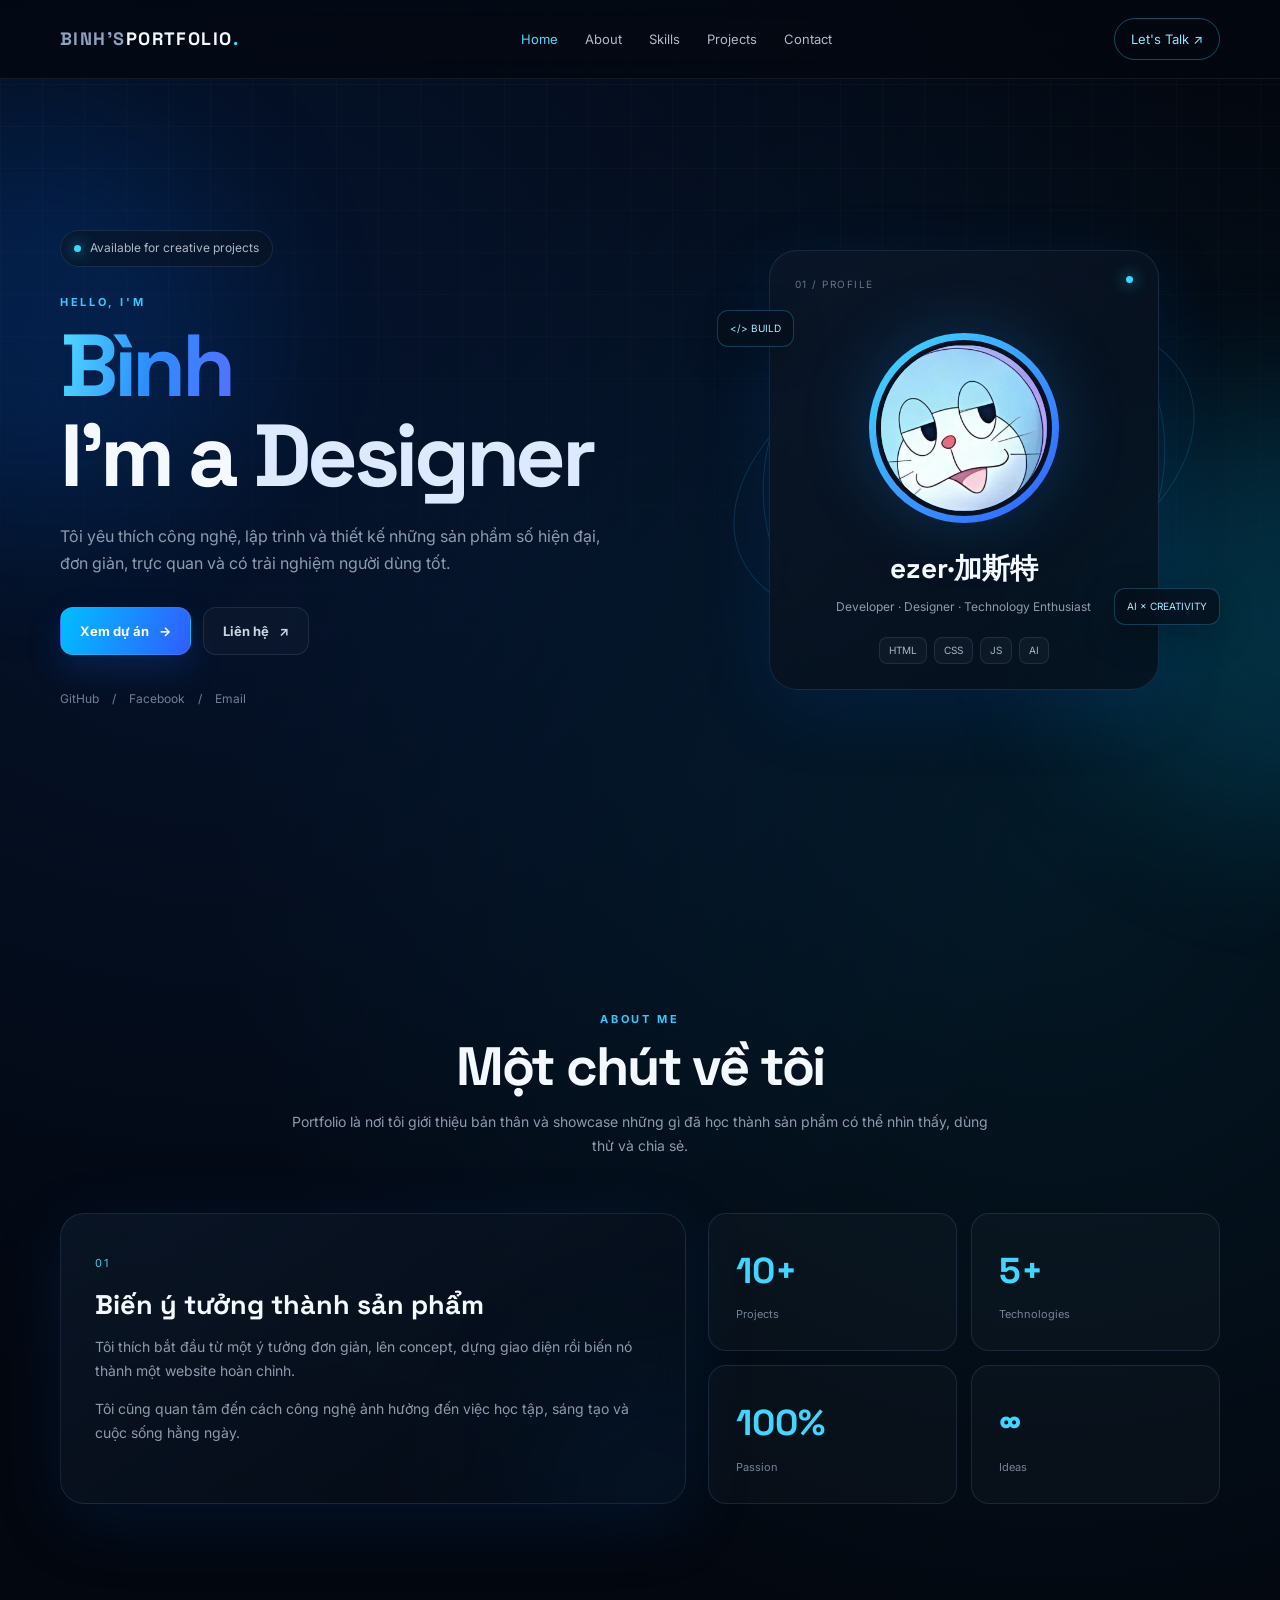
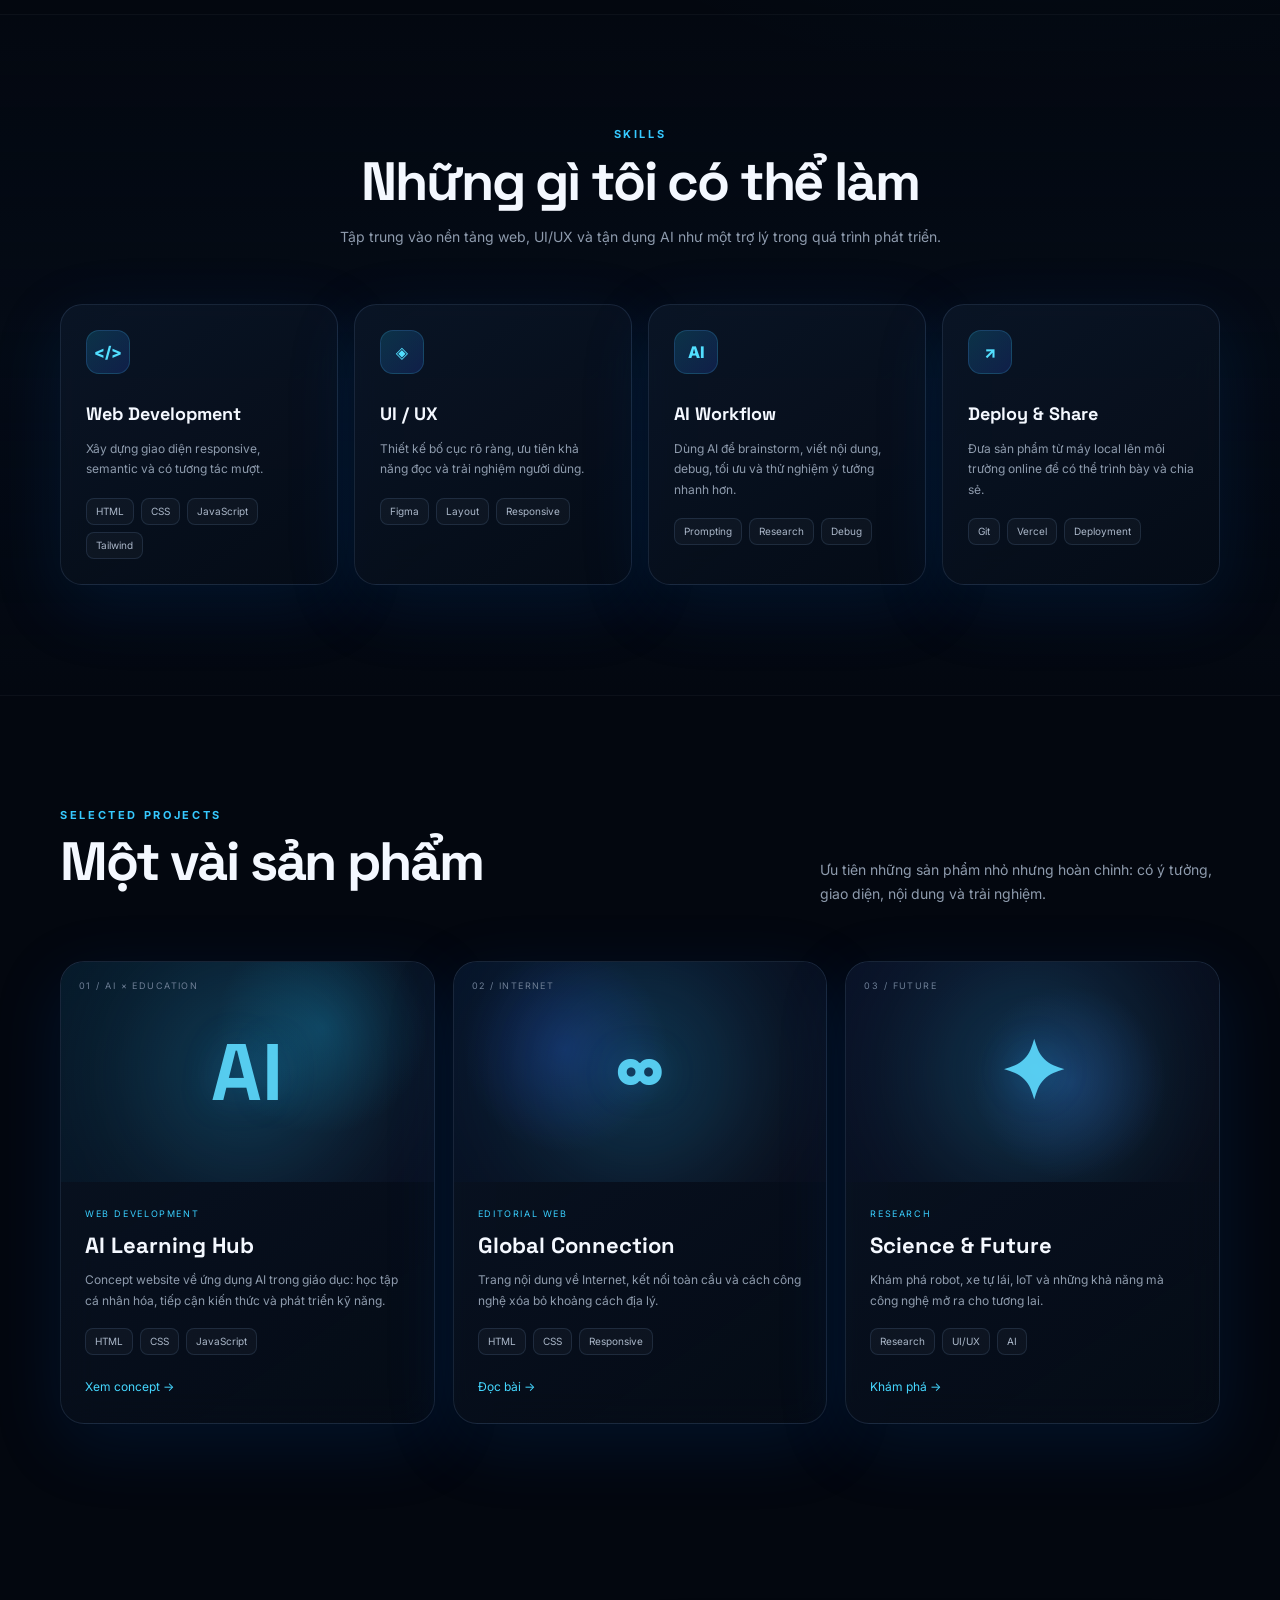
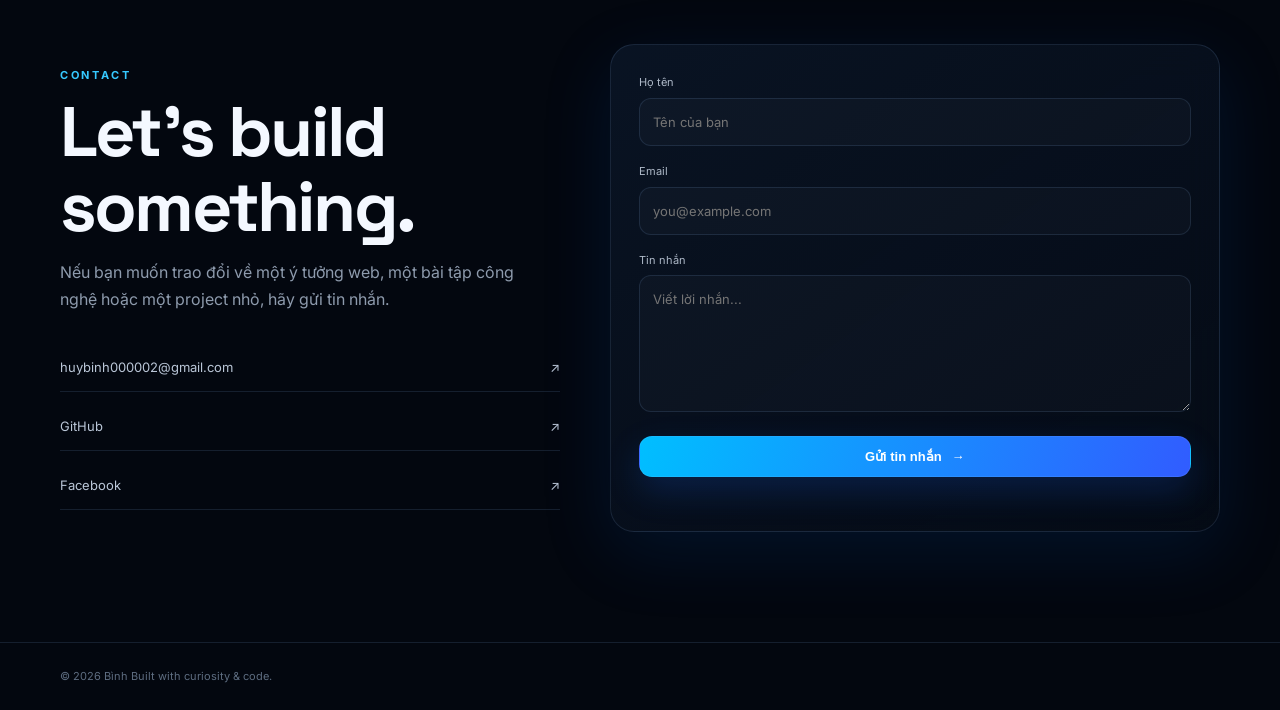
<file: index.html>
<!DOCTYPE html>
<html lang="vi">
<head>
  <meta charset="UTF-8">
  <meta name="viewport" content="width=device-width, initial-scale=1.0">
  <meta name="description" content="Portfolio cá nhân - công nghệ, lập trình và các dự án web.">
  <title>Portfolio | Công nghệ & Sáng tạo</title>
  <link rel="preconnect" href="https://fonts.googleapis.com">
  <link rel="preconnect" href="https://fonts.gstatic.com" crossorigin>
  <link href="https://fonts.googleapis.com/css2?family=Inter:wght@400;500;600;700;800&family=Space+Grotesk:wght@500;600;700&display=swap" rel="stylesheet">
  <link rel="stylesheet" href="style.css">
</head>
<body>
  <div class="bg-grid" aria-hidden="true"></div>
  <div class="glow glow-1" aria-hidden="true"></div>
  <div class="glow glow-2" aria-hidden="true"></div>

  <!-- NAVBAR: lấy cấu trúc chính từ khung Portfolio -->
  <header class="navbar" id="top">
    <div class="container nav-inner">
      <a class="brand" href="#home"><span>BINH'S</span>PORTFOLIO<span class="dot">.</span></a>

      <nav class="desktop-nav" aria-label="Điều hướng chính">
        <a href="#home">Home</a>
        <a href="#about">About</a>
        <a href="#skills">Skills</a>
        <a href="#projects">Projects</a>
        <a href="#contact">Contact</a>
      </nav>

      <a class="nav-cta" href="#contact">Let's Talk <span>↗</span></a>
      <button class="menu-btn" id="menuBtn" aria-label="Mở menu" aria-expanded="false">☰</button>
    </div>
    <nav class="mobile-nav" id="mobileMenu" aria-label="Menu điện thoại">
      <a href="#home">Home</a><a href="#about">About</a><a href="#skills">Skills</a>
      <a href="#projects">Projects</a><a href="#contact">Contact</a>
    </nav>
  </header>

  <main>
    <!-- HERO -->
    <section class="hero section" id="home">
      <div class="container hero-grid">
        <div class="hero-copy reveal">
          <div class="status"><span class="status-dot"></span> Available for creative projects</div>
          <p class="eyebrow">HELLO, I'M</p>
          <h1><span class="gradient-text">Bình</span><br><span class="role">I'm a <span class="typing" id="typing">Developer</span></span></h1>          <p class="hero-text">
          <p class="hero-text">
            Tôi yêu thích công nghệ, lập trình và thiết kế những sản phẩm số hiện đại,
            đơn giản, trực quan và có trải nghiệm người dùng tốt.
          </p>
          <div class="hero-actions">
            <a class="btn btn-primary" href="#projects">Xem dự án <span>→</span></a>
            <a class="btn btn-ghost" href="#contact">Liên hệ <span>↗</span></a>
          </div>
          <div class="social-row">
            <a href="https://github.com/ezer-2608/portfolio" target="_blank" rel="noopener">GitHub</a>
            <span>/</span><a href="https://www.facebook.com/BsimpKurumi" target="_blank" rel="noopener">Facebook</a>
            <span>/</span><a href="mailto:huybinh000002@gmail.com">Email</a>
          </div>
        </div>

        <div class="hero-visual reveal">
          <div class="orbit orbit-a"></div><div class="orbit orbit-b"></div>
          <div class="profile-card glass">
            <div class="profile-top"><span>01 / PROFILE</span><span class="live-dot"></span></div>
            <div class="avatar-wrap"><img src="avt.jpg" alt="Ảnh đại diện"></div>
            <h2>ezer·加斯特</h2>
            <p>Developer · Designer · Technology Enthusiast</p>
            <div class="mini-tags"><span>HTML</span><span>CSS</span><span>JS</span><span>AI</span></div>
          </div>
          <div class="floating-chip chip-1">&lt;/&gt; BUILD</div>
          <div class="floating-chip chip-2">AI × CREATIVITY</div>
        </div>
      </div>
    </section>

    <!-- ABOUT -->
    <section class="section" id="about">
      <div class="container">
        <div class="section-heading reveal">
          <p class="eyebrow">ABOUT ME</p>
          <h2>Một chút về tôi</h2>
          <p>Portfolio là nơi tôi giới thiệu bản thân và showcase những gì đã học thành sản phẩm có thể nhìn thấy, dùng thử và chia sẻ.</p>
        </div>

        <div class="about-grid">
          <article class="glass about-card reveal">
            <span class="number">01</span>
            <h3>Biến ý tưởng thành sản phẩm</h3>
            <p>Tôi thích bắt đầu từ một ý tưởng đơn giản, lên concept, dựng giao diện rồi biến nó thành một website hoàn chỉnh.</p>
            <p>Tôi cũng quan tâm đến cách công nghệ ảnh hưởng đến việc học tập, sáng tạo và cuộc sống hằng ngày.</p>
          </article>
          <div class="stats-grid reveal">
            <div class="stat"><strong>10+</strong><span>Projects</span></div>
            <div class="stat"><strong>5+</strong><span>Technologies</span></div>
            <div class="stat"><strong>100%</strong><span>Passion</span></div>
            <div class="stat"><strong>∞</strong><span>Ideas</span></div>
          </div>
        </div>
      </div>
    </section>

    <!-- SKILLS -->
    <section class="section section-dark" id="skills">
      <div class="container">
        <div class="section-heading reveal">
          <p class="eyebrow">SKILLS</p>
          <h2>Những gì tôi có thể làm</h2>
          <p>Tập trung vào nền tảng web, UI/UX và tận dụng AI như một trợ lý trong quá trình phát triển.</p>
        </div>
        <div class="skills-grid">
          <article class="skill-card glass reveal"><div class="skill-icon">&lt;/&gt;</div><h3>Web Development</h3><p>Xây dựng giao diện responsive, semantic và có tương tác mượt.</p><div class="tags"><span>HTML</span><span>CSS</span><span>JavaScript</span><span>Tailwind</span></div></article>
          <article class="skill-card glass reveal"><div class="skill-icon">◈</div><h3>UI / UX</h3><p>Thiết kế bố cục rõ ràng, ưu tiên khả năng đọc và trải nghiệm người dùng.</p><div class="tags"><span>Figma</span><span>Layout</span><span>Responsive</span></div></article>
          <article class="skill-card glass reveal"><div class="skill-icon">AI</div><h3>AI Workflow</h3><p>Dùng AI để brainstorm, viết nội dung, debug, tối ưu và thử nghiệm ý tưởng nhanh hơn.</p><div class="tags"><span>Prompting</span><span>Research</span><span>Debug</span></div></article>
          <article class="skill-card glass reveal"><div class="skill-icon">↗</div><h3>Deploy & Share</h3><p>Đưa sản phẩm từ máy local lên môi trường online để có thể trình bày và chia sẻ.</p><div class="tags"><span>Git</span><span>Vercel</span><span>Deployment</span></div></article>
        </div>
      </div>
    </section>

    <!-- PROJECTS -->
    <section class="section" id="projects">
      <div class="container">
        <div class="section-heading split-heading reveal">
          <div><p class="eyebrow">SELECTED PROJECTS</p><h2>Một vài sản phẩm</h2></div>
          <p>Ưu tiên những sản phẩm nhỏ nhưng hoàn chỉnh: có ý tưởng, giao diện, nội dung và trải nghiệm.</p>
        </div>
        <div class="projects-grid">
          <article class="project-card glass reveal featured">
            <div class="project-media media-ai"><span class="media-label">01 / AI × EDUCATION</span><div class="media-symbol">AI</div></div>
            <div class="project-body"><p class="project-type">WEB DEVELOPMENT</p><h3>AI Learning Hub</h3><p>Concept website về ứng dụng AI trong giáo dục: học tập cá nhân hóa, tiếp cận kiến thức và phát triển kỹ năng.</p><div class="tags"><span>HTML</span><span>CSS</span><span>JavaScript</span></div><a href="#journal">Xem concept →</a></div>
          </article>
          <article class="project-card glass reveal">
            <div class="project-media media-network"><span class="media-label">02 / INTERNET</span><div class="media-symbol">∞</div></div>
            <div class="project-body"><p class="project-type">EDITORIAL WEB</p><h3>Global Connection</h3><p>Trang nội dung về Internet, kết nối toàn cầu và cách công nghệ xóa bỏ khoảng cách địa lý.</p><div class="tags"><span>HTML</span><span>CSS</span><span>Responsive</span></div><a href="#journal">Đọc bài →</a></div>
          </article>
          <article class="project-card glass reveal">
            <div class="project-media media-future"><span class="media-label">03 / FUTURE</span><div class="media-symbol">✦</div></div>
            <div class="project-body"><p class="project-type">RESEARCH</p><h3>Science & Future</h3><p>Khám phá robot, xe tự lái, IoT và những khả năng mà công nghệ mở ra cho tương lai.</p><div class="tags"><span>Research</span><span>UI/UX</span><span>AI</span></div><a href="#journal">Khám phá →</a></div>
          </article>
        </div>
      </div>
    </section>

    <!-- CONTACT -->
    <section class="section" id="contact">
      <div class="container">
        <div class="contact-grid">
          <div class="contact-copy reveal"><p class="eyebrow">CONTACT</p><h2>Let's build something.</h2><p>Nếu bạn muốn trao đổi về một ý tưởng web, một bài tập công nghệ hoặc một project nhỏ, hãy gửi tin nhắn.</p><div class="contact-links"><a href="mailto:yourmail@gmail.com">huybinh000002@gmail.com <span>↗</span></a><a href="https://github.com/ezer-2608" target="_blank" rel="noopener">GitHub <span>↗</span></a><a href="https://www.facebook.com/BsimpKurumi" target="_blank" rel="noopener">Facebook <span>↗</span></a></div></div>
          <form class="contact-form glass reveal" id="contactForm">
            <label for="name">Họ tên</label><input id="name" type="text" placeholder="Tên của bạn" required>
            <label for="email">Email</label><input id="email" type="email" placeholder="you@example.com" required>
            <label for="message">Tin nhắn</label><textarea id="message" rows="5" placeholder="Viết lời nhắn..." required></textarea>
            <button class="btn btn-primary full" type="submit">Gửi tin nhắn <span>→</span></button>
            <p class="form-note" id="formNote" role="status"></p>
          </form>
        </div>
      </div>
    </section>
  </main>

  <footer class="footer">
    <div class="container footer-inner"><p>© 2026 Bình Built with curiosity & code.</p></div>
  </footer>

  <script src="script.js"></script>
</body>
</html>
</file>
<file: style.css>
:root{--bg:#03070f;--bg2:#07101d;--card:rgba(9,18,32,.72);--line:rgba(148,190,255,.13);--text:#f4f8ff;--muted:#8e9bad;--blue:#149dff;--blue2:#315cff;--cyan:#42d8ff;--shadow:0 20px 70px rgba(0,80,180,.16);--radius:24px}*{box-sizing:border-box;margin:0;padding:0}html{scroll-behavior:smooth}body{font-family:Inter,system-ui,sans-serif;background:radial-gradient(circle at 18% 10%,rgba(17,108,255,.13),transparent 28%),radial-gradient(circle at 82% 22%,rgba(0,196,255,.09),transparent 26%),var(--bg);color:var(--text);line-height:1.7;overflow-x:hidden}.bg-grid{position:fixed;inset:0;pointer-events:none;z-index:-3;background-image:linear-gradient(rgba(255,255,255,.026) 1px,transparent 1px),linear-gradient(90deg,rgba(255,255,255,.026) 1px,transparent 1px);background-size:42px 42px;mask-image:linear-gradient(to bottom,black,transparent 92%)}.glow{position:fixed;width:420px;height:420px;border-radius:50%;filter:blur(80px);opacity:.16;pointer-events:none;z-index:-2}.glow-1{background:#006eff;top:12%;left:-180px}.glow-2{background:#00c6ff;right:-220px;top:45%}.container{width:min(1160px,calc(100% - 40px));margin:auto}.section{padding:110px 0}.section-dark{background:linear-gradient(180deg,rgba(5,13,25,.2),rgba(5,13,25,.7),rgba(5,13,25,.2));border-top:1px solid rgba(255,255,255,.035);border-bottom:1px solid rgba(255,255,255,.035)}.glass{background:linear-gradient(145deg,rgba(12,24,42,.76),rgba(6,13,24,.7));border:1px solid var(--line);box-shadow:var(--shadow);backdrop-filter:blur(18px);-webkit-backdrop-filter:blur(18px)}a{color:inherit;text-decoration:none}.navbar{position:fixed;top:0;left:0;right:0;z-index:50;background:rgba(3,7,15,.74);border-bottom:1px solid rgba(255,255,255,.07);backdrop-filter:blur(18px)}.nav-inner{height:78px;display:flex;align-items:center;justify-content:space-between;gap:24px}.brand{font-family:"Space Grotesk",sans-serif;font-weight:700;letter-spacing:.08em;font-size:18px}.brand span:first-child{color:#8da1bd}.brand .dot{color:var(--cyan)}.desktop-nav{display:flex;gap:27px;color:#aeb9c9;font-size:13px}.desktop-nav a{transition:.25s}.desktop-nav a:hover{color:#fff}.nav-cta{border:1px solid rgba(58,200,255,.35);padding:9px 16px;border-radius:999px;color:#8fe5ff;font-size:13px;transition:.25s}.nav-cta:hover{background:rgba(31,174,255,.1);box-shadow:0 0 28px rgba(20,157,255,.14)}.menu-btn{display:none;background:none;border:0;color:#fff;font-size:24px}.mobile-nav{display:none}.hero{min-height:100vh;padding-top:150px;display:flex;align-items:center}.hero-grid{display:grid;grid-template-columns:1.05fr .95fr;gap:80px;align-items:center}.status{display:inline-flex;align-items:center;gap:9px;border:1px solid var(--line);background:rgba(9,19,33,.58);padding:7px 13px;border-radius:999px;color:#aeb8c7;font-size:12px;margin-bottom:26px}.status-dot,.live-dot{width:7px;height:7px;border-radius:50%;background:#37d8ff;box-shadow:0 0 15px #37d8ff}.eyebrow{color:#36c9ff;font-size:11px;letter-spacing:.24em;font-weight:700}.hero h1{font-family:"Space Grotesk",sans-serif;font-size:clamp(52px,7vw,88px);line-height:1.02;letter-spacing:-.05em;margin:10px 0 22px}.gradient-text{background:linear-gradient(100deg,#53ddff,#2c8dff 52%,#5570ff);-webkit-background-clip:text;background-clip:text;color:transparent}.typing{color:#dce9ff}.role{white-space:nowrap}.hero-copy{min-width:0}.hero-text{max-width:620px;color:var(--muted);font-size:16px}.hero-actions{display:flex;gap:12px;margin-top:30px;flex-wrap:wrap}.btn{display:inline-flex;align-items:center;justify-content:center;gap:10px;padding:12px 19px;border-radius:13px;border:1px solid var(--line);font-weight:700;font-size:13px;transition:.25s}.btn-primary{background:linear-gradient(110deg,#00bfff,#315cff);box-shadow:0 14px 35px rgba(25,103,255,.2);color:#fff}.btn-primary:hover{transform:translateY(-3px);box-shadow:0 18px 45px rgba(25,103,255,.3)}.btn-ghost{background:rgba(255,255,255,.025);color:#cbd5e4}.btn-ghost:hover{border-color:rgba(65,210,255,.45);color:#62ddff}.social-row{display:flex;gap:13px;margin-top:34px;color:#718096;font-size:12px}.social-row a:hover{color:#55d8ff}.hero-visual{position:relative;min-height:520px;display:grid;place-items:center}.profile-card{position:relative;width:min(390px,100%);padding:25px;border-radius:28px;z-index:2}.profile-top{display:flex;justify-content:space-between;color:#65748a;font-size:10px;letter-spacing:.15em}.avatar-wrap{width:190px;height:190px;margin:40px auto 22px;border-radius:50%;padding:7px;background:linear-gradient(135deg,#44ddff,#315cff);box-shadow:0 0 70px rgba(35,154,255,.22)}.avatar-wrap img{width:100%;height:100%;object-fit:cover;border-radius:50%;border:5px solid #08111f}.profile-card h2{text-align:center;font-family:"Space Grotesk",sans-serif;font-size:28px}.profile-card>p{text-align:center;color:var(--muted);font-size:12px;margin-top:4px}.mini-tags,.tags{display:flex;gap:7px;flex-wrap:wrap}.mini-tags{justify-content:center;margin-top:20px}.mini-tags span,.tags span{border:1px solid var(--line);background:rgba(255,255,255,.03);padding:4px 9px;border-radius:8px;font-size:10px;color:#aab7c9}.orbit{position:absolute;border:1px solid rgba(51,187,255,.18);border-radius:50%;transform:rotate(-20deg)}.orbit-a{width:480px;height:280px}.orbit-b{width:380px;height:420px;transform:rotate(48deg)}.floating-chip{position:absolute;z-index:3;border:1px solid rgba(62,202,255,.25);background:rgba(5,15,28,.82);backdrop-filter:blur(14px);padding:9px 12px;border-radius:11px;color:#a9eaff;font-size:10px;box-shadow:0 10px 35px rgba(0,0,0,.25)}.chip-1{top:100px;left:2%}.chip-2{right:0;bottom:105px}.section-heading{max-width:700px;margin:0 auto 55px;text-align:center}.section-heading h2,.contact-copy h2{font-family:"Space Grotesk",sans-serif;font-size:clamp(35px,5vw,54px);line-height:1.08;letter-spacing:-.04em;margin:9px 0 14px}.section-heading>p:last-child{color:var(--muted);font-size:14px}.split-heading{display:flex;justify-content:space-between;align-items:end;text-align:left;max-width:none;gap:40px}.split-heading>p{max-width:400px}.about-grid{display:grid;grid-template-columns:1.1fr .9fr;gap:22px}.about-card{border-radius:var(--radius);padding:34px;position:relative;overflow:hidden}.about-card:after{content:"";position:absolute;width:180px;height:180px;background:#168fff;filter:blur(100px);opacity:.12;right:-60px;bottom:-80px}.number{color:#38cfff;font-size:11px;letter-spacing:.15em}.about-card h3{font-family:"Space Grotesk";font-size:27px;line-height:1.2;margin:14px 0}.about-card p{color:var(--muted);font-size:14px;margin-top:14px}.stats-grid{display:grid;grid-template-columns:1fr 1fr;gap:14px}.stat{border:1px solid var(--line);background:rgba(255,255,255,.025);border-radius:18px;padding:27px}.stat strong{font-family:"Space Grotesk";font-size:36px;color:#42d5ff}.stat span{display:block;color:#768398;font-size:11px;margin-top:3px}.skills-grid{display:grid;grid-template-columns:repeat(4,1fr);gap:16px}.skill-card{padding:25px;border-radius:22px;min-height:260px;transition:.3s}.skill-card:hover,.project-card:hover,.side-note:hover{transform:translateY(-7px);border-color:rgba(54,198,255,.3)}.skill-icon{width:44px;height:44px;display:grid;place-items:center;border-radius:13px;background:linear-gradient(135deg,rgba(28,202,255,.17),rgba(54,88,255,.18));border:1px solid rgba(74,202,255,.18);color:#52dfff;font-weight:800;margin-bottom:25px}.skill-card h3{font-family:"Space Grotesk";font-size:18px}.skill-card p{color:var(--muted);font-size:12px;margin:9px 0 18px}.projects-grid{display:grid;grid-template-columns:repeat(3,1fr);gap:18px}.project-card{border-radius:24px;overflow:hidden;transition:.3s}.project-media{height:220px;position:relative;display:grid;place-items:center;overflow:hidden}.project-media:after{content:"";position:absolute;width:230px;height:230px;border-radius:50%;background:rgba(48,195,255,.18);filter:blur(55px)}.media-ai{background:radial-gradient(circle at 70% 30%,rgba(26,196,255,.2),transparent 35%),linear-gradient(135deg,#071b2b,#0a1020)}.media-network{background:radial-gradient(circle at 30% 40%,rgba(49,92,255,.22),transparent 35%),linear-gradient(135deg,#07152a,#0a0e1b)}.media-future{background:radial-gradient(circle at 60% 55%,rgba(69,125,255,.22),transparent 38%),linear-gradient(135deg,#0a1328,#080d19)}.media-label{position:absolute;top:16px;left:18px;color:#6d7e95;font-size:9px;letter-spacing:.16em;z-index:2}.media-symbol{font-family:"Space Grotesk";font-size:80px;font-weight:700;color:rgba(94,219,255,.9);text-shadow:0 0 35px rgba(35,180,255,.25);z-index:2}.project-body{padding:24px}.project-type,.article-kicker{font-size:9px;letter-spacing:.18em;color:#39cfff}.project-body h3{font-family:"Space Grotesk";font-size:22px;margin:6px 0}.project-body p:not(.project-type){font-size:12px;color:var(--muted)}.project-body .tags{margin:17px 0}.project-body>a{font-size:12px;color:#45d7ff}.journal-layout{display:grid;grid-template-columns:1.55fr .85fr;gap:18px}.journal-main{border-radius:24px;padding:34px}.journal-main h3{font-family:"Space Grotesk";font-size:36px;line-height:1.15;margin:12px 0}.journal-main>p{color:var(--muted);font-size:14px;max-width:760px}.quote{border-left:2px solid #31cfff;margin:25px 0;padding:13px 0 13px 18px;color:#cbd9eb;font-size:14px;background:linear-gradient(90deg,rgba(36,189,255,.06),transparent)}.pros-cons{display:grid;grid-template-columns:1fr 1fr;gap:30px}.pros-cons h4{font-size:12px;color:#52dfff;margin-bottom:10px}.pros-cons ul{padding-left:17px;color:#8390a3;font-size:12px}.pros-cons li{margin:5px 0}.journal-side{display:grid;gap:14px}.side-note{border-radius:19px;padding:23px;transition:.3s}.side-note>span{font-size:10px;color:#3ecfff}.side-note h3{font-family:"Space Grotesk";font-size:18px;margin:6px 0}.side-note p{font-size:12px;color:var(--muted)}.media-section{display:grid;grid-template-columns:1fr 1.05fr;gap:18px;margin-top:18px}.media-gallery{display:grid;grid-template-columns:2fr 1fr;grid-template-rows:1fr 1fr;gap:10px}.media-gallery img{width:100%;height:100%;object-fit:cover;border-radius:15px;border:1px solid var(--line);filter:saturate(.85) brightness(.82);transition:.3s}.media-gallery img:first-child{grid-row:1/3}.media-gallery img:hover{filter:saturate(1) brightness(1);transform:scale(1.01)}.media-player{border-radius:22px;padding:22px}.media-player h3{font-family:"Space Grotesk";font-size:22px;margin:4px 0}.media-player p:not(.eyebrow){color:var(--muted);font-size:12px}.media-player audio{width:100%;margin:20px 0}.media-player video{width:100%;max-height:250px;border-radius:13px;background:#000}.tech-table{margin-top:18px;border-radius:22px;padding:22px}.table-head{display:flex;justify-content:space-between;align-items:center;margin-bottom:15px}.table-head h3{font-family:"Space Grotesk"}.table-head span{font-size:9px;color:#4dd7ff;letter-spacing:.16em}.table-wrap{overflow:auto}table{width:100%;border-collapse:collapse;font-size:12px}th,td{text-align:left;padding:13px;border-bottom:1px solid var(--line)}th{color:#bcd1ea;font-size:10px;letter-spacing:.08em}td{color:#8997aa}.contact-grid{display:grid;grid-template-columns:.9fr 1.1fr;gap:50px;align-items:center}.contact-copy h2{font-size:clamp(42px,6vw,70px)}.contact-copy>p:not(.eyebrow){color:var(--muted);max-width:470px}.contact-links{display:grid;gap:10px;margin-top:30px}.contact-links a{display:flex;justify-content:space-between;padding:13px 0;border-bottom:1px solid var(--line);color:#bac6d7;font-size:13px}.contact-links a:hover{color:#51d8ff}.contact-form{padding:28px;border-radius:24px}.contact-form label{display:block;color:#aeb9c8;font-size:11px;margin:0 0 6px}.contact-form input,.contact-form textarea{width:100%;border:1px solid var(--line);background:rgba(255,255,255,.025);color:#fff;border-radius:12px;padding:12px 13px;outline:0;font:inherit;font-size:13px;margin-bottom:16px}.contact-form input:focus,.contact-form textarea:focus{border-color:rgba(54,208,255,.5);box-shadow:0 0 0 3px rgba(54,208,255,.05)}.contact-form textarea{resize:vertical}.full{width:100%;cursor:pointer}.form-note{font-size:11px;color:#55d8ff;text-align:center;margin-top:10px;min-height:16px}.footer{border-top:1px solid var(--line);padding:24px 0;color:#5e6d81;font-size:11px}.footer-inner{display:flex;justify-content:space-between}.footer a:hover{color:#50d7ff}.reveal{opacity:0;transform:translateY(28px);transition:opacity .7s ease,transform .7s ease}.reveal.active{opacity:1;transform:none}@media(max-width:980px){.desktop-nav{display:none}.nav-cta{display:none}.menu-btn{display:block}.mobile-nav{display:grid;grid-template-columns:1fr 1fr;gap:12px;padding:0 20px;max-height:0;overflow:hidden;transition:.3s}.mobile-nav.open{max-height:300px;padding-bottom:18px}.mobile-nav a{font-size:12px;color:#aab6c8;padding:8px}.hero-grid,.about-grid,.journal-layout,.media-section,.contact-grid{grid-template-columns:1fr}.hero-visual{min-height:470px}.skills-grid{grid-template-columns:1fr 1fr}.projects-grid{grid-template-columns:1fr 1fr}.split-heading{display:block}.split-heading>p{margin-top:14px}.media-section{display:grid}}@media(max-width:640px){.container{width:min(100% - 28px,1160px)}.section{padding:82px 0}.hero{padding-top:125px}.hero h1{font-size:50px}.hero-visual{min-height:400px}.profile-card{max-width:330px}.avatar-wrap{width:150px;height:150px}.orbit-a{width:350px;height:220px}.orbit-b{width:290px;height:330px}.chip-1{left:0}.chip-2{right:-5px}.skills-grid,.projects-grid,.stats-grid{grid-template-columns:1fr}.journal-main{padding:24px}.journal-main h3{font-size:29px}.pros-cons{grid-template-columns:1fr;gap:16px}.media-gallery{height:260px}.contact-copy h2{font-size:48px}.footer-inner{flex-direction:column;gap:7px}}
.desktop-nav a.active{color:#55d8ff}
</file>
